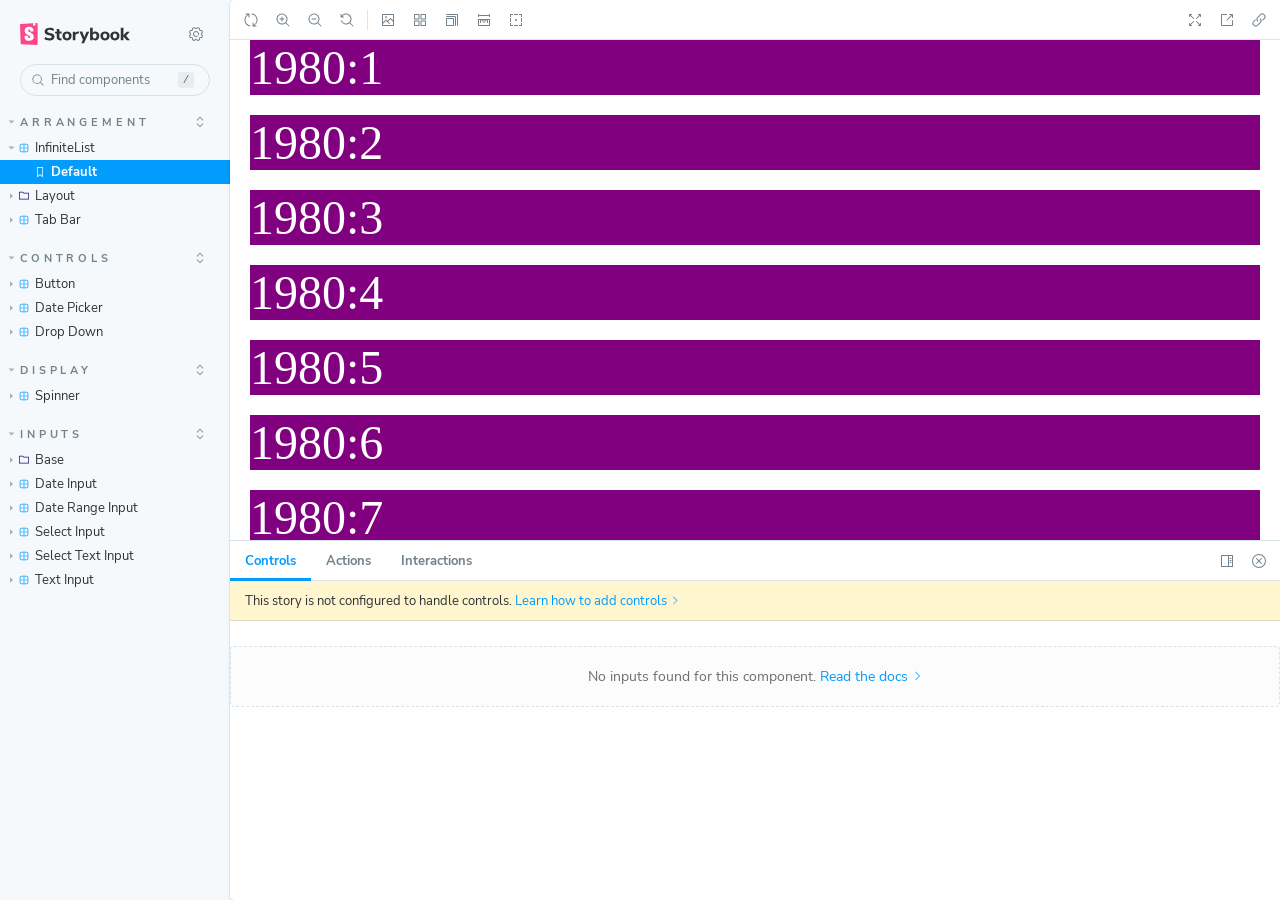
<file: index.html>
<!DOCTYPE html>
<html lang="en">
  <head>
    <meta charset="utf-8" />

    <title>@storybook/cli - Storybook</title>
    <meta name="viewport" content="width=device-width, initial-scale=1" />

    
    <link rel="icon" type="image/svg+xml" href="./favicon.svg" />
    
    <link
      rel="prefetch"
      href="./sb-common-assets/nunito-sans-regular.woff2"
      as="font"
      type="font/woff2"
      crossorigin
    />
    <link
      rel="prefetch"
      href="./sb-common-assets/nunito-sans-bold.woff2"
      as="font"
      type="font/woff2"
      crossorigin
    />
    <link rel="stylesheet" href="./sb-common-assets/fonts.css" />

    <link href="./sb-manager/runtime.mjs" rel="modulepreload" />

    
    <link href="./sb-addons/links-0/manager-bundle.mjs" rel="modulepreload" />
    
    <link href="./sb-addons/essentials-controls-1/manager-bundle.mjs" rel="modulepreload" />
    
    <link href="./sb-addons/essentials-actions-2/manager-bundle.mjs" rel="modulepreload" />
    
    <link href="./sb-addons/essentials-backgrounds-3/manager-bundle.mjs" rel="modulepreload" />
    
    <link href="./sb-addons/essentials-viewport-4/manager-bundle.mjs" rel="modulepreload" />
    
    <link href="./sb-addons/essentials-toolbars-5/manager-bundle.mjs" rel="modulepreload" />
    
    <link href="./sb-addons/essentials-measure-6/manager-bundle.mjs" rel="modulepreload" />
    
    <link href="./sb-addons/essentials-outline-7/manager-bundle.mjs" rel="modulepreload" />
    
    <link href="./sb-addons/interactions-8/manager-bundle.mjs" rel="modulepreload" />
       

    <style>
      #storybook-root[hidden] {
        display: none !important;
      }
    </style>

    
  </head>
  <body>
    <div id="root"></div>

    
    <script>
      
        
          window['FEATURES'] = {
  "warnOnLegacyHierarchySeparator": true,
  "buildStoriesJson": false,
  "storyStoreV7": true,
  "argTypeTargetsV7": true,
  "legacyDecoratorFileOrder": false
};
        
      
        
          window['REFS'] = {};
        
      
        
          window['LOGLEVEL'] = "info";
        
      
        
          window['DOCS_OPTIONS'] = {
  "defaultName": "Docs",
  "autodocs": "tag"
};
        
      
        
          window['CONFIG_TYPE'] = "PRODUCTION";
        
      
        
      
        
      
        
      
        
      
    </script>
    

    <script type="module">
      import './sb-manager/runtime.mjs';

      
      import './sb-addons/links-0/manager-bundle.mjs';
      
      import './sb-addons/essentials-controls-1/manager-bundle.mjs';
      
      import './sb-addons/essentials-actions-2/manager-bundle.mjs';
      
      import './sb-addons/essentials-backgrounds-3/manager-bundle.mjs';
      
      import './sb-addons/essentials-viewport-4/manager-bundle.mjs';
      
      import './sb-addons/essentials-toolbars-5/manager-bundle.mjs';
      
      import './sb-addons/essentials-measure-6/manager-bundle.mjs';
      
      import './sb-addons/essentials-outline-7/manager-bundle.mjs';
      
      import './sb-addons/interactions-8/manager-bundle.mjs';
      
    </script>

    <link href="./sb-preview/runtime.mjs" rel="prefetch" as="script" />
  </body>
</html>
</file>
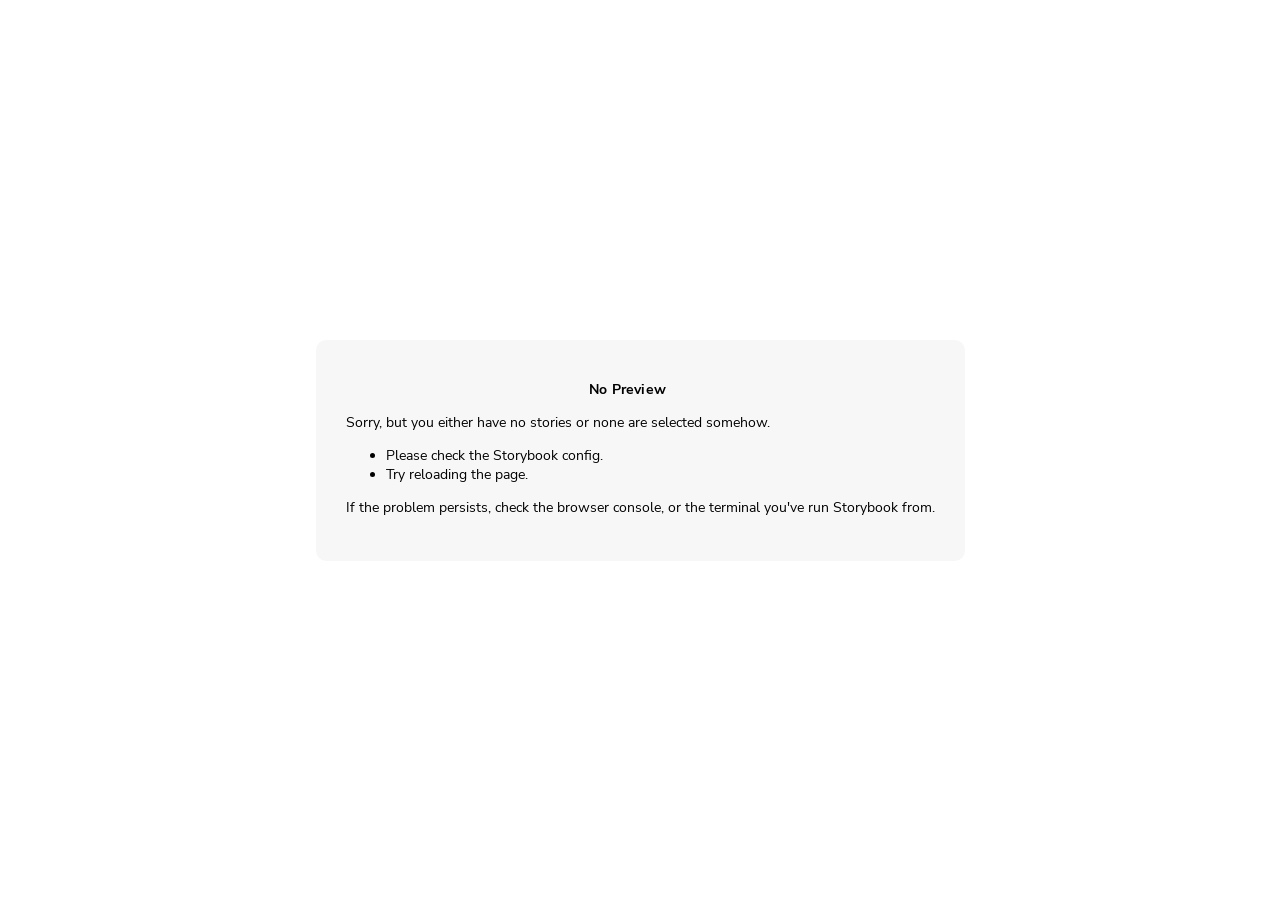
<file: iframe.html>
<!doctype html><html lang="en"><head><meta charset="utf-8"><title>Webpack App</title><meta name="viewport" content="width=device-width,initial-scale=1"><link rel="prefetch" href="./sb-common-assets/nunito-sans-regular.woff2" as="font" type="font/woff2" crossorigin><link rel="prefetch" href="./sb-common-assets/nunito-sans-italic.woff2" as="font" type="font/woff2" crossorigin><link rel="prefetch" href="./sb-common-assets/nunito-sans-bold.woff2" as="font" type="font/woff2" crossorigin><link rel="prefetch" href="./sb-common-assets/nunito-sans-bold-italic.woff2" as="font" type="font/woff2" crossorigin><link rel="stylesheet" href="./sb-common-assets/fonts.css"><base target="_parent"><style>/* While we aren't showing the main block yet, but still preparing, we want everything the user
     has rendered, which may or may not be in #storybook-root, to be display none */
  .sb-show-preparing-story:not(.sb-show-main) > :not(.sb-preparing-story) {
    display: none;
  }

  .sb-show-preparing-docs:not(.sb-show-main) > :not(.sb-preparing-docs) {
    display: none;
  }

  /* Hide our own blocks when we aren't supposed to be showing them */
  :not(.sb-show-preparing-story) > .sb-preparing-story,
  :not(.sb-show-preparing-docs) > .sb-preparing-docs,
  :not(.sb-show-nopreview) > .sb-nopreview,
  :not(.sb-show-errordisplay) > .sb-errordisplay {
    display: none;
  }

  .sb-show-main.sb-main-centered {
    margin: 0;
    display: flex;
    align-items: center;
    min-height: 100vh;
  }

  .sb-show-main.sb-main-centered #storybook-root {
    box-sizing: border-box;
    margin: auto;
    padding: 1rem;
    max-height: 100%; /* Hack for centering correctly in IE11 */
  }

  /* Vertical centering fix for IE11 */
  @media screen and (-ms-high-contrast: none), (-ms-high-contrast: active) {
    .sb-show-main.sb-main-centered:after {
      content: '';
      min-height: inherit;
      font-size: 0;
    }
  }

  .sb-show-main.sb-main-fullscreen {
    margin: 0;
    padding: 0;
    display: block;
  }

  .sb-show-main.sb-main-padded {
    margin: 0;
    padding: 1rem;
    display: block;
    box-sizing: border-box;
  }

  .sb-wrapper {
    position: fixed;
    top: 0;
    bottom: 0;
    left: 0;
    right: 0;
    padding: 20px;
    font-family: 'Nunito Sans', -apple-system, '.SFNSText-Regular', 'San Francisco',
      BlinkMacSystemFont, 'Segoe UI', 'Helvetica Neue', Helvetica, Arial, sans-serif;
    -webkit-font-smoothing: antialiased;
    overflow: auto;
  }

  .sb-heading {
    font-size: 14px;
    font-weight: 600;
    letter-spacing: 0.2px;
    margin: 10px 0;
    padding-right: 25px;
  }

  .sb-nopreview {
    display: flex;
    align-content: center;
    justify-content: center;
  }

  .sb-nopreview_main {
    margin: auto;
    padding: 30px;
    border-radius: 10px;
    background: rgba(0, 0, 0, 0.03);
  }

  .sb-nopreview_heading {
    text-align: center;
  }

  .sb-errordisplay {
    border: 20px solid rgb(187, 49, 49);
    background: #222;
    color: #fff;
    z-index: 999999;
  }

  .sb-errordisplay_code {
    padding: 10px;
    background: #000;
    color: #eee;
    font-family: 'Operator Mono', 'Fira Code Retina', 'Fira Code', 'FiraCode-Retina', 'Andale Mono',
      'Lucida Console', Consolas, Monaco, monospace;
  }

  .sb-errordisplay pre {
    white-space: pre-wrap;
  }

  @-webkit-keyframes sb-rotate360 {
    from {
      transform: rotate(0deg);
    }
    to {
      transform: rotate(360deg);
    }
  }
  @keyframes sb-rotate360 {
    from {
      transform: rotate(0deg);
    }
    to {
      transform: rotate(360deg);
    }
  }
  @-webkit-keyframes sb-glow {
    0%,
    100% {
      opacity: 1;
    }
    50% {
      opacity: 0.4;
    }
  }
  @keyframes sb-glow {
    0%,
    100% {
      opacity: 1;
    }
    50% {
      opacity: 0.4;
    }
  }

  /* We display the preparing loaders *over* the rendering story */
  .sb-preparing-story,
  .sb-preparing-docs {
    background-color: white;
    /* Maximum possible z-index. It would be better to use stacking contexts to ensure it's always
    on top, but this isn't possible as it would require making CSS changes that could affect user code */
    z-index: 2147483647;
  }

  .sb-loader {
    -webkit-animation: sb-rotate360 0.7s linear infinite;
    animation: sb-rotate360 0.7s linear infinite;
    border-color: rgba(97, 97, 97, 0.29);
    border-radius: 50%;
    border-style: solid;
    border-top-color: #646464;
    border-width: 2px;
    display: inline-block;
    height: 32px;
    left: 50%;
    margin-left: -16px;
    margin-top: -16px;
    mix-blend-mode: difference;
    overflow: hidden;
    position: absolute;
    top: 50%;
    transition: all 200ms ease-out;
    vertical-align: top;
    width: 32px;
    z-index: 4;
  }

  .sb-previewBlock {
    background: #fff;
    border: 1px solid rgba(0, 0, 0, 0.1);
    border-radius: 4px;
    box-shadow: rgba(0, 0, 0, 0.1) 0 1px 3px 0;
    margin: 25px auto 40px;
    max-width: 600px;
  }

  .sb-previewBlock_header {
    align-items: center;
    box-shadow: rgba(0, 0, 0, 0.1) 0 -1px 0 0 inset;
    display: flex;
    gap: 14px;
    height: 40px;
    padding: 0 12px;
  }

  .sb-previewBlock_icon {
    -webkit-animation: sb-glow 1.5s ease-in-out infinite;
    animation: sb-glow 1.5s ease-in-out infinite;
    background: #e6e6e6;
    height: 14px;
    width: 14px;
  }
  .sb-previewBlock_icon:last-child {
    margin-left: auto;
  }

  .sb-previewBlock_body {
    -webkit-animation: sb-glow 1.5s ease-in-out infinite;
    animation: sb-glow 1.5s ease-in-out infinite;
    height: 182px;
    position: relative;
  }

  .sb-argstableBlock {
    border-collapse: collapse;
    border-spacing: 0;
    font-size: 13px;
    line-height: 20px;
    margin: 25px auto 40px;
    max-width: 600px;
    text-align: left;
    width: 100%;
  }
  .sb-argstableBlock th:first-of-type,
  .sb-argstableBlock td:first-of-type {
    padding-left: 20px;
  }
  .sb-argstableBlock th:nth-of-type(2),
  .sb-argstableBlock td:nth-of-type(2) {
    width: 35%;
  }
  .sb-argstableBlock th:nth-of-type(3),
  .sb-argstableBlock td:nth-of-type(3) {
    width: 15%;
  }
  .sb-argstableBlock th:last-of-type,
  .sb-argstableBlock td:last-of-type {
    width: 25%;
    padding-right: 20px;
  }
  .sb-argstableBlock th span,
  .sb-argstableBlock td span {
    -webkit-animation: sb-glow 1.5s ease-in-out infinite;
    animation: sb-glow 1.5s ease-in-out infinite;
    background-color: rgba(0, 0, 0, 0.1);
    border-radius: 0;
    box-shadow: none;
    color: transparent;
  }
  .sb-argstableBlock th {
    padding: 10px 15px;
  }

  .sb-argstableBlock-body {
    border-radius: 4px;
    box-shadow: rgba(0, 0, 0, 0.1) 0 1px 3px 1px, rgba(0, 0, 0, 0.065) 0 0 0 1px;
  }
  .sb-argstableBlock-body tr {
    background: transparent;
    overflow: hidden;
  }
  .sb-argstableBlock-body tr:not(:first-child) {
    border-top: 1px solid #e6e6e6;
  }
  .sb-argstableBlock-body tr:first-child td:first-child {
    border-top-left-radius: 4px;
  }
  .sb-argstableBlock-body tr:first-child td:last-child {
    border-top-right-radius: 4px;
  }
  .sb-argstableBlock-body tr:last-child td:first-child {
    border-bottom-left-radius: 4px;
  }
  .sb-argstableBlock-body tr:last-child td:last-child {
    border-bottom-right-radius: 4px;
  }
  .sb-argstableBlock-body td {
    background: #fff;
    padding-bottom: 10px;
    padding-top: 10px;
    vertical-align: top;
  }
  .sb-argstableBlock-body td:not(:first-of-type) {
    padding-left: 15px;
    padding-right: 15px;
  }
  .sb-argstableBlock-body button {
    -webkit-animation: sb-glow 1.5s ease-in-out infinite;
    animation: sb-glow 1.5s ease-in-out infinite;
    background-color: rgba(0, 0, 0, 0.1);
    border: 0;
    border-radius: 0;
    box-shadow: none;
    color: transparent;
    display: inline;
    font-size: 12px;
    line-height: 1;
    padding: 10px 16px;
  }

  .sb-argstableBlock-summary {
    margin-top: 4px;
  }

  .sb-argstableBlock-code {
    margin-right: 4px;
    margin-bottom: 4px;
    padding: 2px 5px;
  }</style><script>/* globals window */
  /* eslint-disable no-underscore-dangle */
  try {
    if (window.top !== window) {
      window.__REACT_DEVTOOLS_GLOBAL_HOOK__ = window.top.__REACT_DEVTOOLS_GLOBAL_HOOK__;
      window.__VUE_DEVTOOLS_GLOBAL_HOOK__ = window.top.__VUE_DEVTOOLS_GLOBAL_HOOK__;
      window.top.__VUE_DEVTOOLS_CONTEXT__ = window.document;
    }
  } catch (e) {
    // eslint-disable-next-line no-console
    console.warn('unable to connect to top frame for connecting dev tools');
  }</script><style>#storybook-root[hidden],
      #storybook-docs[hidden] {
        display: none !important;
      }</style></head><body><div class="sb-preparing-story sb-wrapper"><div class="sb-loader"></div></div><div class="sb-preparing-docs sb-wrapper"><div class="sb-previewBlock"><div class="sb-previewBlock_header"><div class="sb-previewBlock_icon"></div><div class="sb-previewBlock_icon"></div><div class="sb-previewBlock_icon"></div><div class="sb-previewBlock_icon"></div></div><div class="sb-previewBlock_body"><div class="sb-loader"></div></div></div><table aria-hidden="true" class="sb-argstableBlock"><thead class="sb-argstableBlock-head"><tr><th><span>Name</span></th><th><span>Description</span></th><th><span>Default</span></th><th><span>Control</span></th></tr></thead><tbody class="sb-argstableBlock-body"><tr><td><span>propertyName</span><span title="Required">*</span></td><td><div><span>This is a short description</span></div><div class="sb-argstableBlock-summary"><div><span class="sb-argstableBlock-code">summary</span></div></div></td><td><div><span class="sb-argstableBlock-code">defaultValue</span></div></td><td><button>Set string</button></td></tr><tr><td><span>propertyName</span><span>*</span></td><td><div><span>This is a short description</span></div><div class="sb-argstableBlock-summary"><div><span class="sb-argstableBlock-code">summary</span></div></div></td><td><div><span class="sb-argstableBlock-code">defaultValue</span></div></td><td><button>Set string</button></td></tr><tr><td><span>propertyName</span><span>*</span></td><td><div><span>This is a short description</span></div><div class="sb-argstableBlock-summary"><div><span class="sb-argstableBlock-code">summary</span></div></div></td><td><div><span class="sb-argstableBlock-code">defaultValue</span></div></td><td><button>Set string</button></td></tr></tbody></table></div><div class="sb-nopreview sb-wrapper"><div class="sb-nopreview_main"><h1 class="sb-nopreview_heading sb-heading">No Preview</h1><p>Sorry, but you either have no stories or none are selected somehow.</p><ul><li>Please check the Storybook config.</li><li>Try reloading the page.</li></ul><p>If the problem persists, check the browser console, or the terminal you've run Storybook from.</p></div></div><div class="sb-errordisplay sb-wrapper"><pre id="error-message" class="sb-heading"></pre><pre class="sb-errordisplay_code"><code id="error-stack"></code></pre></div><div id="storybook-root"></div><div id="storybook-docs"></div><script>window['CONFIG_TYPE'] = "PRODUCTION";
          
      
          
            window['LOGLEVEL'] = "info";
          
      
          
            window['FRAMEWORK_OPTIONS'] = {"name":"@storybook/react-webpack5","options":{"legacyRootApi":true}};
          
      
          
      
          
            window['FEATURES'] = {"warnOnLegacyHierarchySeparator":true,"buildStoriesJson":false,"storyStoreV7":true,"argTypeTargetsV7":true,"legacyDecoratorFileOrder":false};
          
      
          
      
          
            window['STORIES'] = [{"titlePrefix":"","directory":"./src","files":"**/*.stories.js*","importPathMatcher":"^\\.[\\\\/](?:src(?:\\/(?!\\.)(?:(?:(?!(?:^|\\/)\\.).)*?)\\/|\\/|$)(?!\\.)(?=.)[^/]*?\\.stories\\.js[^/]*?\\/?)$"},{"titlePrefix":"","directory":"./src","files":"**/*.stories.ts*","importPathMatcher":"^\\.[\\\\/](?:src(?:\\/(?!\\.)(?:(?:(?!(?:^|\\/)\\.).)*?)\\/|\\/|$)(?!\\.)(?=.)[^/]*?\\.stories\\.ts[^/]*?\\/?)$"}];
          
      
          
            window['DOCS_OPTIONS'] = {"defaultName":"Docs","autodocs":"tag"};</script><script type="module">import './sb-preview/runtime.mjs';

      
      import './runtime~main.2a615d8d.iframe.bundle.js';
      
      import './495.f203f8b8.iframe.bundle.js';
      
      import './main.2bb8dfee.iframe.bundle.js';</script></body></html>
</file>
<file: sb-common-assets/fonts.css>
@font-face {
  font-family: 'Nunito Sans';
  font-style: normal;
  font-weight: 400;
  font-display: swap;
  src: url('./nunito-sans-regular.woff2') format('woff2');
}

@font-face {
  font-family: 'Nunito Sans';
  font-style: italic;
  font-weight: 400;
  font-display: swap;
  src: url('./nunito-sans-italic.woff2') format('woff2');
}

@font-face {
  font-family: 'Nunito Sans';
  font-style: normal;
  font-weight: 700;
  font-display: swap;
  src: url('./nunito-sans-bold.woff2') format('woff2');
}

@font-face {
  font-family: 'Nunito Sans';
  font-style: italic;
  font-weight: 700;
  font-display: swap;
  src: url('./nunito-sans-bold-italic.woff2') format('woff2');
}
</file>
